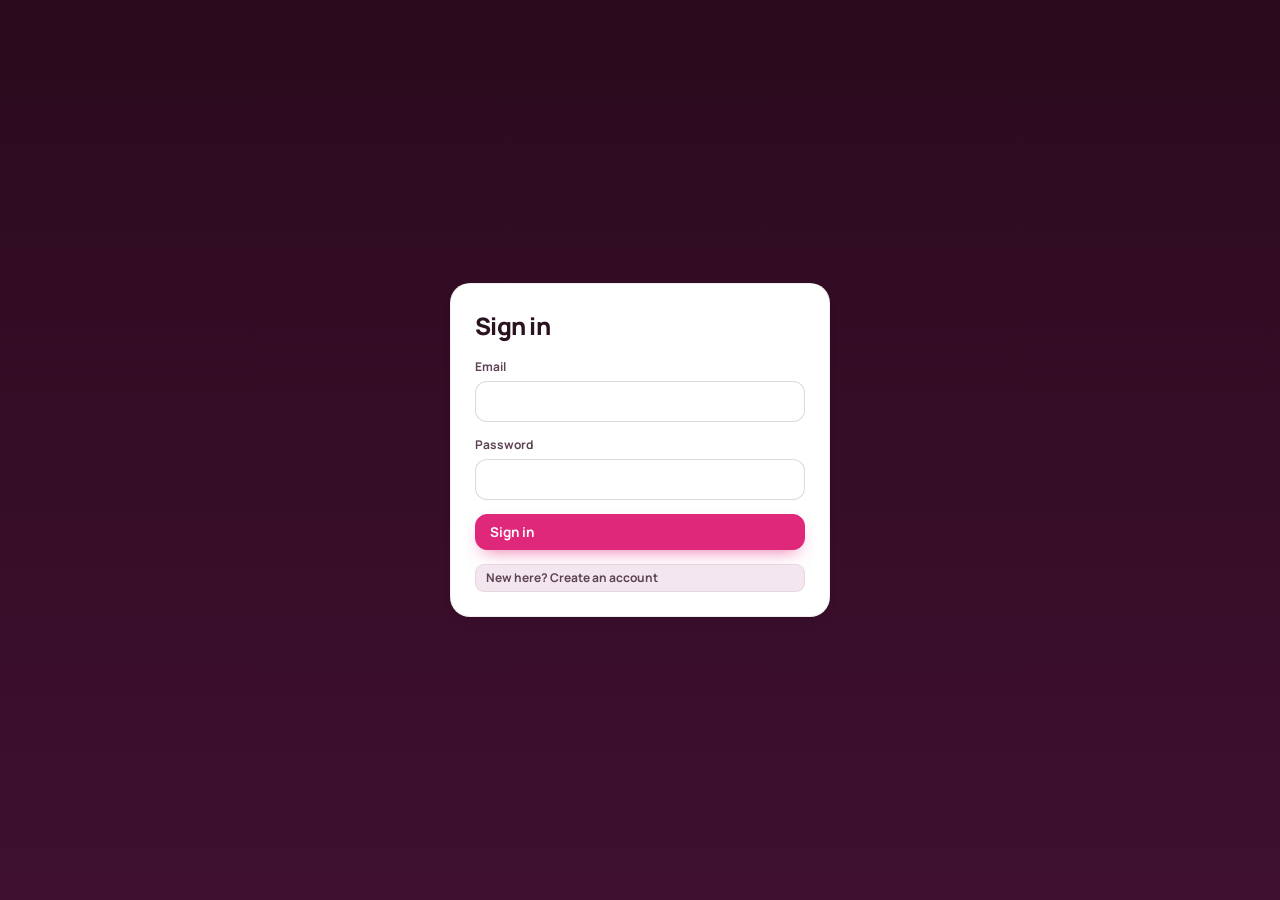
<file: ela/index.html>
<!doctype html>
<html lang="en">
  <head>
    <meta charset="UTF-8" />
    <link rel="icon" type="image/png" href="/ela/brand/app_icon.png" />
    <meta name="viewport" content="width=device-width, initial-scale=1.0" />
    <title>ela · budget</title>
    <meta name="description" content="Budget tracker with a day-by-day savings projection for mixed pay schedules." />
    <script type="module" crossorigin src="/ela/assets/index-28K3QxMw.js"></script>
    <link rel="stylesheet" crossorigin href="/ela/assets/index-iOl0wr-q.css">
  </head>
  <body>
    <div id="root"></div>
  </body>
</html>
</file>
<file: ela/assets/index-iOl0wr-q.css>
@font-face{font-family:Manrope;font-weight:400;font-display:swap;src:url(/ela/fonts/Manrope-Regular.ttf)format("truetype")}@font-face{font-family:Manrope;font-weight:500;font-display:swap;src:url(/ela/fonts/Manrope-Medium.ttf)format("truetype")}@font-face{font-family:Manrope;font-weight:600;font-display:swap;src:url(/ela/fonts/Manrope-SemiBold.ttf)format("truetype")}@font-face{font-family:Manrope;font-weight:700;font-display:swap;src:url(/ela/fonts/Manrope-Bold.ttf)format("truetype")}@font-face{font-family:Manrope;font-weight:800;font-display:swap;src:url(/ela/fonts/Manrope-ExtraBold.ttf)format("truetype")}:root{--lightningcss-light:initial;--lightningcss-dark: ;color-scheme:light dark;--frame-top:#2b0a1d;--frame-bottom:#3f1030;--frame-ink:#fff;--frame-ink-2:#ffffffa8;--frame-wash:#ffffff1a;--frame-wash-2:#ffffff29;--page:#fbf5f8;--surface:#fff;--surface-2:#fbf3f7;--surface-3:#f4e6ee;--ink:#2a1220;--ink-2:#5c4252;--muted:#9a7f8e;--grid:#f1e4eb;--axis:#dcc5d2;--border:#2a122012;--border-strong:#2a122029;--accent:#e0287a;--accent-deep:#b01a5e;--accent-ink:#fff;--accent-wash:#e0287a1a;--accent-wash-2:#e0287a2e;--hero-a:#8e1552;--hero-b:#e0287a;--hero-c:#ff8fb8;--series-1:#d6216f;--series-1-wash:#d6216f1a;--good:#16a34a;--good-text:#0f7a37;--good-wash:#16a34a1f;--warning:#f59e0b;--critical:#e23b3b;--critical-wash:#e23b3b1a;--shadow-sm:0 1px 2px #2a12200a, 0 1px 1px #2a122008;--shadow-md:0 1px 2px #2a12200a, 0 8px 18px -10px #2a122029;--shadow-pop:0 12px 28px -8px #2a12204d;--sans:"Manrope", system-ui, -apple-system, "Segoe UI", Roboto, sans-serif;--r-sm:12px;--r-md:16px;--r-lg:20px;--r-panel:28px;--sidebar:236px}@media (prefers-color-scheme:dark){:root{--lightningcss-light: ;--lightningcss-dark:initial}:root:not([data-theme=light]){--frame-top:#120509;--frame-bottom:#1b0810;--page:#1a0d14;--surface:#22131c;--surface-2:#2a1823;--surface-3:#35202c;--ink:#fbf3f7;--ink-2:#d5bfcb;--muted:#9c8090;--grid:#33202b;--axis:#4a3040;--border:#ffffff12;--border-strong:#ffffff29;--accent:#ff5fa2;--accent-deep:#e0287a;--accent-ink:#1a0d14;--accent-wash:#ff5fa224;--accent-wash-2:#ff5fa23d;--hero-a:#6b0f3d;--hero-b:#c81f6b;--hero-c:#ff7fae;--series-1:#ff5fa2;--series-1-wash:#ff5fa224;--good-text:#4ade80;--good-wash:#16a34a2e;--critical:#f16060;--critical-wash:#f1606024;--shadow-sm:none;--shadow-md:0 12px 32px -16px #0009;--shadow-pop:0 8px 28px -8px #000000b3}}*{box-sizing:border-box}html,body{margin:0;padding:0}body{font:500 14px/1.5 var(--sans);color:var(--ink-2);background:linear-gradient(180deg, var(--frame-top), var(--frame-bottom));-webkit-font-smoothing:antialiased;text-rendering:optimizelegibility;background-attachment:fixed}h1,h2,h3{color:var(--ink);letter-spacing:-.02em;margin:0;font-weight:800}h1{letter-spacing:-.03em;font-size:24px}h2{font-size:15px}button,input,select,textarea{font:inherit;color:inherit}button{cursor:pointer}svg{flex:none}.shell{grid-template-columns:var(--sidebar) 1fr;min-height:100vh;display:grid}.sidebar{height:100vh;color:var(--frame-ink-2);flex-direction:column;padding:22px 16px;display:flex;position:sticky;top:0}.brand{align-items:center;gap:12px;padding:4px 10px 22px;display:flex}.wordmark{aspect-ratio:512/332;height:26px;color:var(--frame-ink);background:currentColor;display:inline-block;-webkit-mask:url(/ela/brand/wordmark.png) 50%/contain no-repeat;mask:url(/ela/brand/wordmark.png) 50%/contain no-repeat}.brand .tag{color:var(--frame-ink-2);letter-spacing:.02em;font-size:11px;font-weight:600;display:block}.nav{flex-direction:column;gap:3px;display:flex}.nav button{border-radius:var(--r-sm);color:var(--frame-ink-2);text-align:left;background:0 0;border:0;align-items:center;gap:11px;padding:10px 12px;font-size:14px;font-weight:600;transition:background .15s,color .15s;display:flex}.nav button:hover{background:var(--frame-wash);color:var(--frame-ink)}.nav button[aria-selected=true]{background:var(--frame-wash-2);color:var(--frame-ink);font-weight:700}.nav-label-short{display:none}.sidebar-foot{border-radius:var(--r-md);background:var(--frame-wash);border:1px solid #ffffff14;align-items:center;margin-top:auto;padding:14px;display:flex;position:relative;overflow:visible}.sidebar-foot .k{color:var(--frame-ink-2);text-transform:uppercase;letter-spacing:.06em;font-size:11px;font-weight:700}.sidebar-foot .v{color:var(--frame-ink);letter-spacing:-.02em;margin-top:2px;font-size:19px;font-weight:800}.panel{background:var(--page);border-radius:var(--r-panel);min-width:0;margin:12px 12px 12px 0;overflow:clip;box-shadow:0 24px 60px -30px #0000008c}.main{width:100%;min-width:0;max-width:1160px;margin:0 auto;padding:28px 32px 56px}.page-head{flex-wrap:wrap;justify-content:space-between;align-items:flex-end;gap:16px;margin-bottom:20px;display:flex}.page-head p{color:var(--muted);margin:4px 0 0}@media (width<=860px){.shell{grid-template-columns:1fr}body{background:var(--page)}.panel{box-shadow:none;border-radius:0;min-height:100vh;margin:0}.sidebar{left:12px;right:12px;bottom:calc(12px + env(safe-area-inset-bottom));background:linear-gradient(180deg, var(--frame-top), var(--frame-bottom));z-index:10;border-radius:22px;flex-direction:row;align-items:center;height:auto;padding:6px;position:fixed;top:auto;box-shadow:0 18px 40px -16px #0009}.brand,.sidebar-foot{display:none}.nav{flex-direction:row;justify-content:space-around;gap:0;width:100%}.nav button{white-space:nowrap;border-radius:16px;flex-direction:column;flex:1;align-items:center;gap:3px;padding:8px 4px;font-size:10.5px}.nav-label-full{display:none}.nav-label-short{display:inline}.main{padding:20px 16px 110px}}.stack{flex-direction:column;gap:20px;display:flex}.grid-2{grid-template-columns:1fr 1fr;gap:20px;display:grid}@media (width<=760px){.grid-2{grid-template-columns:1fr}}.card{background:var(--surface);border:1px solid var(--border);border-radius:var(--r-lg);box-shadow:var(--shadow-md);padding:20px}.card-head{flex-wrap:wrap;justify-content:space-between;align-items:flex-start;gap:12px;margin-bottom:14px;display:flex}.card-head .sub{color:var(--muted);margin-top:2px;font-size:13px}.hero-wrap{padding-top:10px;position:relative}.hero-wrap:before{content:"";background:var(--accent-wash-2);border-radius:22px;height:44px;position:absolute;top:0;left:16px;right:16px}.hero{color:#fff;background:linear-gradient(120deg, var(--hero-a) 0%, var(--hero-b) 58%, var(--hero-c) 135%);border-radius:24px;flex-wrap:wrap;justify-content:space-between;align-items:flex-end;gap:20px;padding:22px 26px 24px;display:flex;position:relative;overflow:hidden;box-shadow:0 22px 48px -20px #b01a5e99}.hero:before{content:"";pointer-events:none;background:radial-gradient(closest-side,#ffffff42,#0000);border-radius:50%;width:420px;height:420px;position:absolute;top:-230px;right:-140px}.hero .badge{aspect-ratio:512/332;background:#ffffffe6;height:22px;position:absolute;top:18px;right:22px;-webkit-mask:url(/ela/brand/wordmark.png) 50%/contain no-repeat;mask:url(/ela/brand/wordmark.png) 50%/contain no-repeat}.hero .k{letter-spacing:.06em;text-transform:uppercase;opacity:.82;font-size:12px;font-weight:700}.hero .v{letter-spacing:-.04em;margin:4px 0 8px;font-size:46px;font-weight:800;line-height:1.05}.hero .line{opacity:.95;flex-wrap:wrap;align-items:center;gap:8px;font-size:13px;display:flex}.hero .chip{background:#fff3;border-radius:999px;align-items:center;gap:5px;padding:3px 9px;font-size:12px;font-weight:700;display:inline-flex}.hero .chip svg{width:14px;height:14px}.hero .right{flex-direction:column;align-items:flex-end;gap:8px;display:flex;position:relative}.hero .right .k{text-align:right}.hero .seg{background:#ffffff1f;border-color:#ffffff59}.hero .seg button{color:#ffffffe0;border-right-color:#ffffff2e}.hero .seg button:hover{background:#ffffff24}.hero .seg button[aria-pressed=true]{color:var(--hero-a);background:#fff}@media (width<=760px){.hero .v{font-size:36px}.hero .right{align-items:flex-start;width:100%}.hero .right .k{text-align:left}.hero .badge{height:18px;top:14px;right:16px}}.banner{border-radius:var(--r-md);background:var(--accent-wash);color:var(--ink-2);border:1px solid #0000;flex-wrap:wrap;justify-content:space-between;align-items:center;gap:12px;padding:12px 16px;font-size:13.5px;display:flex}.banner strong{color:var(--ink)}.callout{border-radius:var(--r-md);border:1px solid var(--border);background:var(--surface);box-shadow:var(--shadow-sm);align-items:flex-start;gap:12px;padding:12px 16px;font-size:13.5px;display:flex}.callout .icon{background:var(--accent-wash);width:34px;height:34px;color:var(--accent);border-radius:11px;flex:none;place-items:center;display:grid}.callout.critical .icon{background:var(--critical-wash);color:var(--critical)}.callout strong{color:var(--ink)}.tiles{grid-template-columns:repeat(auto-fit,minmax(190px,1fr));gap:14px;display:grid}.tile{background:var(--surface);border:1px solid var(--border);border-radius:var(--r-lg);box-shadow:var(--shadow-sm);flex-direction:column;gap:8px;padding:16px 18px;display:flex}.tile .top{justify-content:space-between;align-items:center;gap:8px;display:flex}.tile .label{color:var(--muted);font-size:12px;font-weight:700}.tile .ic{background:var(--surface-3);width:34px;height:34px;color:var(--ink-2);border-radius:11px;place-items:center;display:grid}.tile .ic svg{width:17px;height:17px}.tile .ic.accent{background:var(--accent-wash);color:var(--accent)}.tile .ic.good{background:var(--good-wash);color:var(--good-text)}.tile .ic.critical{background:var(--critical-wash);color:var(--critical)}.tile .value{color:var(--ink);letter-spacing:-.03em;font-size:25px;font-weight:800;line-height:1.15}.tile .value.negative{color:var(--critical)}.tile .sub{color:var(--muted);flex-wrap:wrap;align-items:center;gap:6px;font-size:12px;display:flex}.delta{background:var(--good-wash);color:var(--good-text);border-radius:999px;align-items:center;gap:3px;padding:1px 7px;font-size:11.5px;font-weight:800;display:inline-flex}.delta.down{background:var(--critical-wash);color:var(--critical)}.progress{background:var(--accent-wash);border-radius:3px;height:6px;overflow:hidden}.progress>div{background:var(--accent);border-radius:3px;height:100%}.filters{flex-wrap:wrap;align-items:center;gap:10px;display:flex}.filters .label{color:var(--muted);font-size:13px}.filters .month{color:var(--ink);text-align:center;min-width:92px;font-size:15px;font-weight:800}.seg{border:1px solid var(--border-strong);background:var(--surface);border-radius:12px;display:inline-flex;overflow:hidden}.seg button{border:0;border-right:1px solid var(--border);color:var(--ink-2);background:0 0;padding:6px 11px;font-size:12.5px;font-weight:700;transition:background .15s}.seg button:last-child{border-right:0}.seg button:hover{background:var(--surface-2)}.seg button[aria-pressed=true]{background:var(--accent);color:var(--accent-ink);font-weight:800}.chart{position:relative}.chart svg{outline:none;width:100%;height:auto;display:block;overflow:visible}.chart svg:focus-visible{outline:2px solid var(--accent);outline-offset:4px;border-radius:8px}.chart .grid line{stroke:var(--grid);stroke-width:1px}.chart .baseline{stroke:var(--axis);stroke-width:1px}.chart .zero{stroke:var(--critical);stroke-width:1px;opacity:.7}.chart .goal{stroke:var(--muted);stroke-width:1px;stroke-dasharray:4 4}.chart .area{fill:var(--series-1-wash)}.chart .line{fill:none;stroke:var(--series-1);stroke-width:2px;stroke-linejoin:round;stroke-linecap:round}.chart text{font-family:var(--sans);fill:var(--muted);font-variant-numeric:tabular-nums;font-size:11px}.chart text.label{fill:var(--ink-2);font-weight:700}.chart .marker{fill:var(--series-1);stroke:var(--surface);stroke-width:2px}.chart .marker.critical{fill:var(--critical)}.chart .marker.good{fill:var(--good)}.chart .crosshair{stroke:var(--axis);stroke-width:1px;pointer-events:none}.chart .hit{fill:#0000;cursor:crosshair}.tooltip{pointer-events:none;background:var(--surface);border:1px solid var(--border);min-width:170px;max-width:260px;box-shadow:var(--shadow-pop);z-index:2;border-radius:14px;padding:10px 12px;font-size:12px;position:absolute}.tooltip .date{color:var(--muted);margin-bottom:4px;font-weight:600}.tooltip .value{color:var(--ink);letter-spacing:-.01em;align-items:center;gap:7px;font-size:16px;font-weight:800;display:flex}.tooltip .value .key{background:var(--series-1);border-radius:1px;width:14px;height:2px}.tooltip ul{border-top:1px solid var(--grid);flex-direction:column;gap:3px;margin:8px 0 0;padding:8px 0 0;list-style:none;display:flex}.tooltip li{color:var(--ink-2);justify-content:space-between;gap:10px;display:flex}.tooltip li .amt{font-variant-numeric:tabular-nums;color:var(--ink);font-weight:700}.legend-inline{color:var(--muted);flex-wrap:wrap;gap:14px;font-size:12px;display:flex}.legend-inline span{align-items:center;gap:6px;display:inline-flex}.legend-inline i{border-top:2px solid var(--series-1);width:14px;height:0;display:inline-block}.legend-inline i.goal{border-top:1px dashed var(--muted)}.legend-inline i.zero{border-top:1px solid var(--critical)}.table-wrap{margin:0 -8px;overflow-x:auto}table{border-collapse:separate;border-spacing:0;width:100%;font-size:13.5px}th,td{text-align:left;border-bottom:1px solid var(--grid);vertical-align:middle;padding:10px}th{color:var(--muted);text-transform:uppercase;letter-spacing:.06em;white-space:nowrap;font-size:11px;font-weight:800}tbody tr:last-child td{border-bottom:0}tbody tr:hover td{background:var(--surface-2)}tbody td:first-child{border-top-left-radius:8px;border-bottom-left-radius:8px}tbody td:last-child{border-top-right-radius:8px;border-bottom-right-radius:8px}td.num,th.num{text-align:right;font-variant-numeric:tabular-nums;white-space:nowrap}td .name{color:var(--ink);font-weight:700}td .meta{color:var(--muted);font-size:12px}tr.extra td{background:var(--accent-wash)}tr.extra:hover td{background:var(--accent-wash-2)}tr.inactive td{opacity:.5}.negative{color:var(--critical)}.positive{color:var(--good-text)}.pill{background:var(--surface-3);color:var(--ink-2);white-space:nowrap;border-radius:999px;padding:2px 8px;font-size:11px;font-weight:700;display:inline-block}.pill.accent{background:var(--accent-wash-2);color:var(--accent-deep)}.pill.critical{background:var(--critical-wash);color:var(--critical)}.list{flex-direction:column;margin:0;padding:0;list-style:none;display:flex}.list li{border-bottom:1px solid var(--grid);align-items:center;gap:12px;padding:10px 0;display:flex}.list li:last-child{border-bottom:0}.list .when{color:var(--muted);flex:0 0 96px;font-size:12.5px;font-weight:600}.list .dot{background:var(--surface-3);width:38px;height:38px;color:var(--ink-2);border-radius:12px;flex:none;place-items:center;font-size:12px;font-weight:800;display:grid}.list .dot.income{background:var(--good-wash);color:var(--good-text)}.list .what{flex:1;min-width:0}.list .what .name{color:var(--ink);font-weight:700}.list .what .meta{color:var(--muted);font-size:12px}.list .amt{font-variant-numeric:tabular-nums;color:var(--ink);white-space:nowrap;font-weight:800}.wave-head{justify-content:space-between;align-items:flex-start;gap:12px;display:flex}.wave-toggle{text-align:left;min-width:0;color:inherit;font:inherit;background:0 0;border:0;flex:1;align-items:flex-start;gap:8px;padding:0;display:flex}.wave-toggle-icon{color:var(--muted);flex-shrink:0;margin-top:4px;transition:transform .15s}.wave-toggle[aria-expanded=true] .wave-toggle-icon{color:var(--ink-2);transform:rotate(90deg)}.wave-when{letter-spacing:.04em;text-transform:uppercase;color:var(--muted);font-size:11px;font-weight:700}.wave-head h2{margin:2px 0 0;font-size:16px}.wave-sub{color:var(--muted);margin-top:3px;font-size:12.5px}.wave-amount{flex-direction:column;flex-shrink:0;align-items:flex-end;gap:4px;display:flex}.wave-amount .amt{font-size:15px}.text-btn{color:var(--accent);background:0 0;border:0;padding:2px 0;font-size:12.5px;font-weight:700}.text-btn:hover{color:var(--accent-deep);text-decoration:underline}.leftover-banner{background:var(--good-wash);color:var(--good-text);border-radius:14px;align-items:center;gap:8px;margin-top:12px;padding:10px 14px;font-size:13px;font-weight:700;display:flex}.leftover-banner svg{flex-shrink:0}.leftover-banner.negative{background:var(--critical-wash);color:var(--critical)}.bill-list{margin-top:12px}.list li.bill-row{gap:10px;padding:12px 0}.bill-row .what .name.paid{text-decoration:line-through;-webkit-text-decoration-color:var(--muted);text-decoration-color:var(--muted);color:var(--ink-2)}.bill-row .what .meta.overdue{color:var(--critical);font-weight:700}.bill-row .amt.muted{color:var(--muted)}.pay-dot{border:2px solid var(--critical);background:0 0;border-radius:50%;flex-shrink:0;width:26px;height:26px;padding:0}.pay-dot.paid{background:var(--good);color:#fff;border:none;justify-content:center;align-items:center;display:flex}.pay-dot-spacer{flex-shrink:0;width:26px;height:26px;display:inline-block}@keyframes pay-dot-pop{0%{transform:scale(.55)}60%{transform:scale(1.18)}to{transform:scale(1)}}@keyframes pay-check-draw{0%{stroke-dashoffset:20px}to{stroke-dashoffset:0}}@keyframes row-flash-paid{0%{background:var(--good-wash)}to{background:0 0}}@keyframes row-flash-unpaid{0%{background:var(--surface-3)}to{background:0 0}}.pay-dot.just-toggled{animation:.3s cubic-bezier(.34,1.56,.64,1) pay-dot-pop}.pay-dot.paid.just-toggled svg path{stroke-dasharray:20;stroke-dashoffset:20px;animation:.2s ease-out 80ms forwards pay-check-draw}.list li.bill-row.just-toggled{animation:.7s ease-out row-flash-paid}.list li.bill-row.just-toggled:not(.paid){animation-name:row-flash-unpaid}@media (prefers-reduced-motion:reduce){.pay-dot.just-toggled,.pay-dot.paid.just-toggled svg path,.list li.bill-row.just-toggled{animation:none}}.row-edit{color:var(--muted);background:0 0;border:0;border-radius:8px;flex-shrink:0;padding:6px}.row-edit:hover{background:var(--surface-2);color:var(--ink-2)}.empty{text-align:center;color:var(--muted);border:1px dashed var(--border-strong);border-radius:var(--r-md);padding:28px;font-size:13.5px}.btn{border:1px solid var(--border-strong);background:var(--surface);color:var(--ink);white-space:nowrap;border-radius:12px;align-items:center;gap:6px;padding:7px 14px;font-size:13.5px;font-weight:700;transition:background .15s,transform .1s;display:inline-flex}.btn svg{width:16px;height:16px}.btn:hover{background:var(--surface-2)}.btn:active{transform:translateY(1px)}.btn.primary{background:var(--accent);border-color:var(--accent);color:var(--accent-ink);box-shadow:0 8px 18px -8px #e0287ab3}.btn.primary:hover{filter:brightness(1.06)}.btn.small{border-radius:9px;padding:4px 10px;font-size:12px}.btn.icon{padding:6px}.btn.ghost{border-color:var(--border);background:var(--surface-3);color:var(--ink-2)}.btn.ghost:hover{background:var(--surface-2);border-color:var(--border-strong);color:var(--ink)}.btn.accent{background:var(--accent-wash);color:var(--accent);border-color:#0000}.btn.accent:hover{background:var(--accent-wash-2)}.btn.danger{background:var(--critical-wash);color:var(--critical);border-color:#0000}.btn.danger:hover{filter:brightness(.95)}.btn:disabled{opacity:.5;cursor:not-allowed}.actions{justify-content:flex-end;gap:6px;display:flex}.form{border:1px solid var(--border);border-radius:var(--r-md);background:var(--surface-2);grid-template-columns:repeat(auto-fit,minmax(160px,1fr));gap:14px;margin-bottom:16px;padding:16px;display:grid}.form .full{grid-column:1/-1}.field{flex-direction:column;gap:5px;display:flex}.field label{color:var(--ink-2);font-size:12px;font-weight:700}.field input,.field select{border:1px solid var(--border-strong);background:var(--surface);color:var(--ink);border-radius:12px;min-width:0;padding:9px 11px;transition:border-color .15s,box-shadow .15s}.field input:focus,.field select:focus{border-color:var(--accent);box-shadow:0 0 0 3px var(--accent-wash);outline:none}.field .hint{color:var(--muted);font-size:12px}.form-actions{grid-column:1/-1;justify-content:flex-end;gap:8px;display:flex}input.inline{text-align:right;background:var(--surface-3);width:100px;color:var(--ink);font-variant-numeric:tabular-nums;border:1px solid #0000;border-radius:9px;padding:5px 8px;font-weight:700}input.inline:focus{border-color:var(--accent);background:var(--surface);outline:none}.meter{background:var(--accent-wash);border-radius:4px;min-width:120px;height:8px;overflow:hidden}.meter>div{background:var(--accent);border-radius:4px;height:100%;transition:width .3s}.meter.warn>div{background:var(--warning)}.meter.over{background:var(--critical-wash)}.meter.over>div{background:var(--critical)}.summary-row{grid-template-columns:repeat(auto-fit,minmax(140px,1fr));gap:14px;display:grid}.summary-row>div{background:var(--surface);border:1px solid var(--border);border-radius:var(--r-md);box-shadow:var(--shadow-sm);padding:12px 16px}.summary-row .k{color:var(--muted);font-size:12px;font-weight:700}.summary-row .v{color:var(--ink);letter-spacing:-.03em;margin-top:2px;font-size:20px;font-weight:800}.summary-row.compact>div{background:var(--surface-2);box-shadow:none;border:0}.help{color:var(--muted);margin:0;font-size:13px}textarea.io{border:1px solid var(--border-strong);background:var(--surface-2);width:100%;min-height:140px;color:var(--ink);border-radius:12px;padding:10px;font-family:ui-monospace,Consolas,monospace;font-size:12px}.check{cursor:pointer;align-items:center;gap:8px;display:flex}.check input{width:auto}.month-amounts{grid-template-columns:repeat(auto-fill,minmax(100px,1fr));gap:10px;margin-top:8px;display:grid}.month-amounts label{gap:4px;font-size:.8rem;display:grid}.month-amounts label.now span{font-weight:600}.login{place-items:center;min-height:100vh;padding:16px;display:grid}.login-card{gap:14px;width:min(380px,100%);padding:24px;display:grid}.login-card h1{margin:0}fieldset.plain{border:0;min-width:0;margin:0;padding:0}.admin-card{width:min(720px,100%);padding:20px}
</file>
